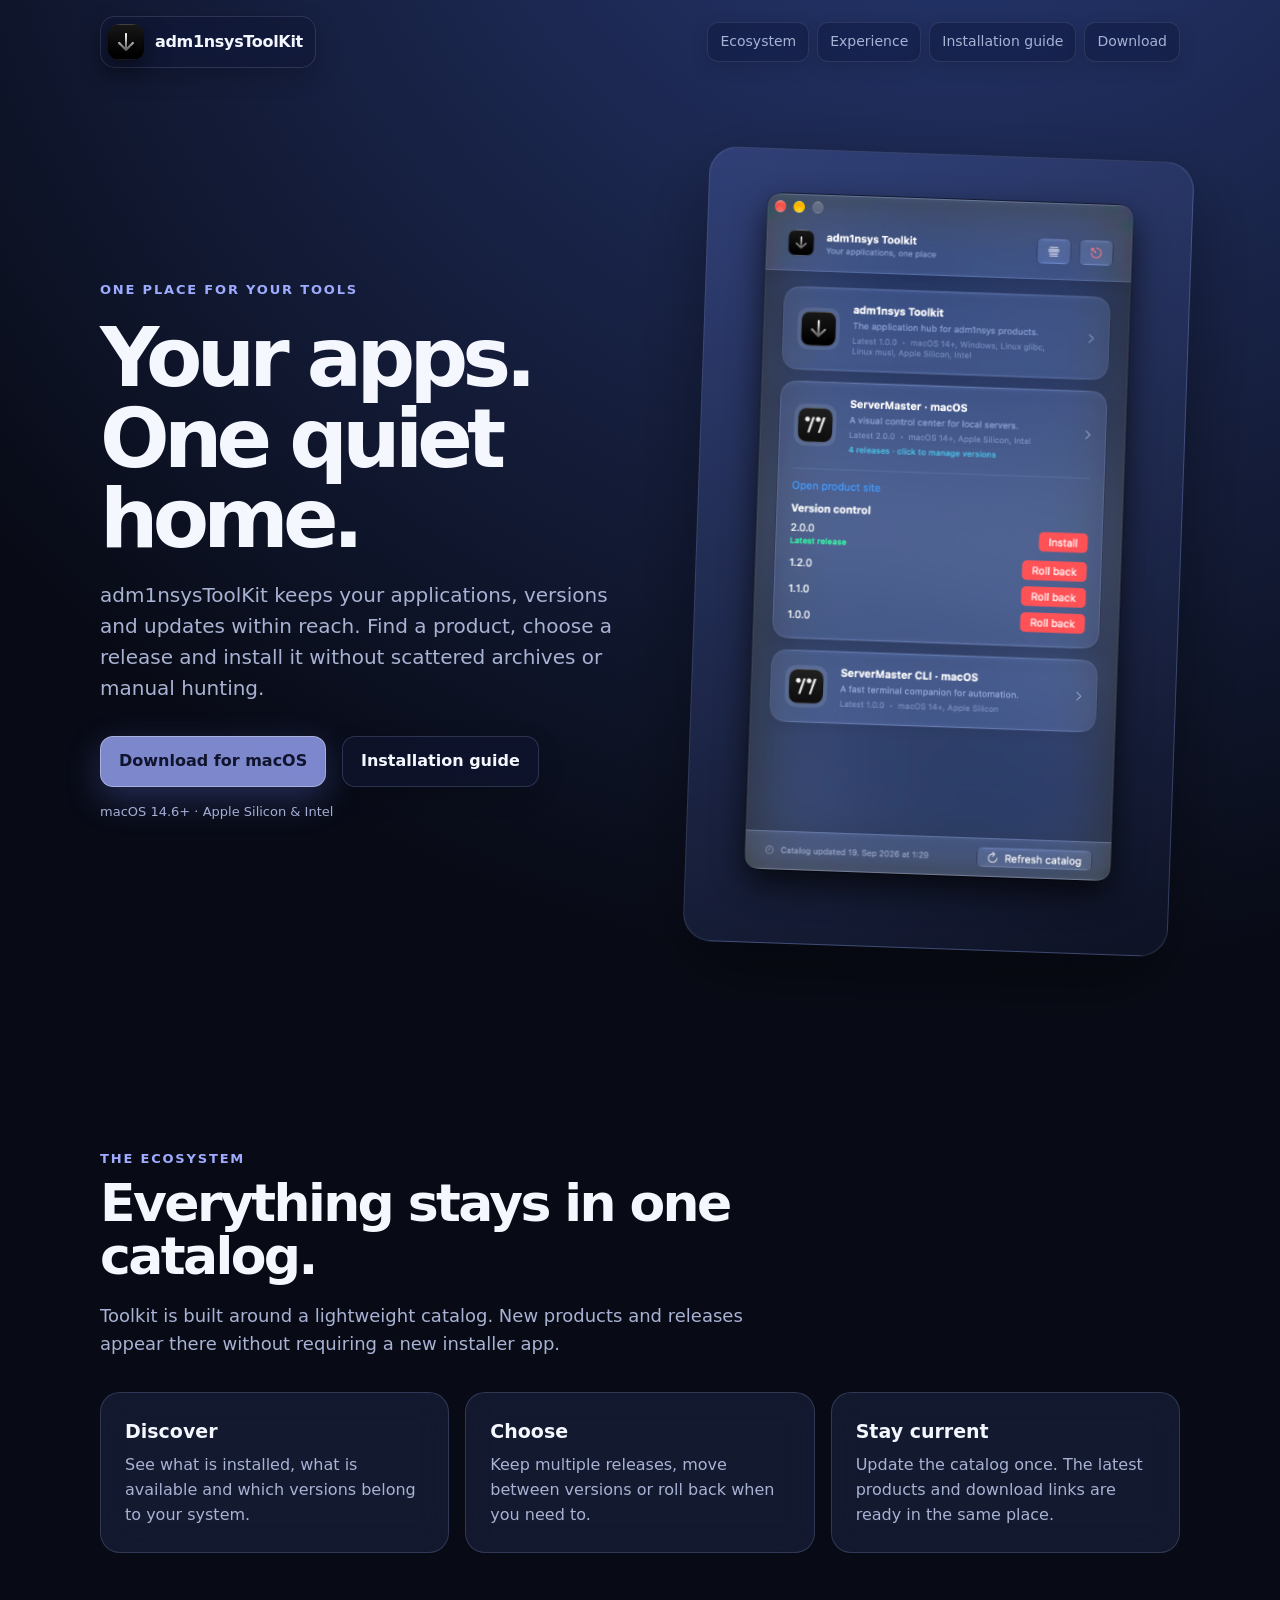
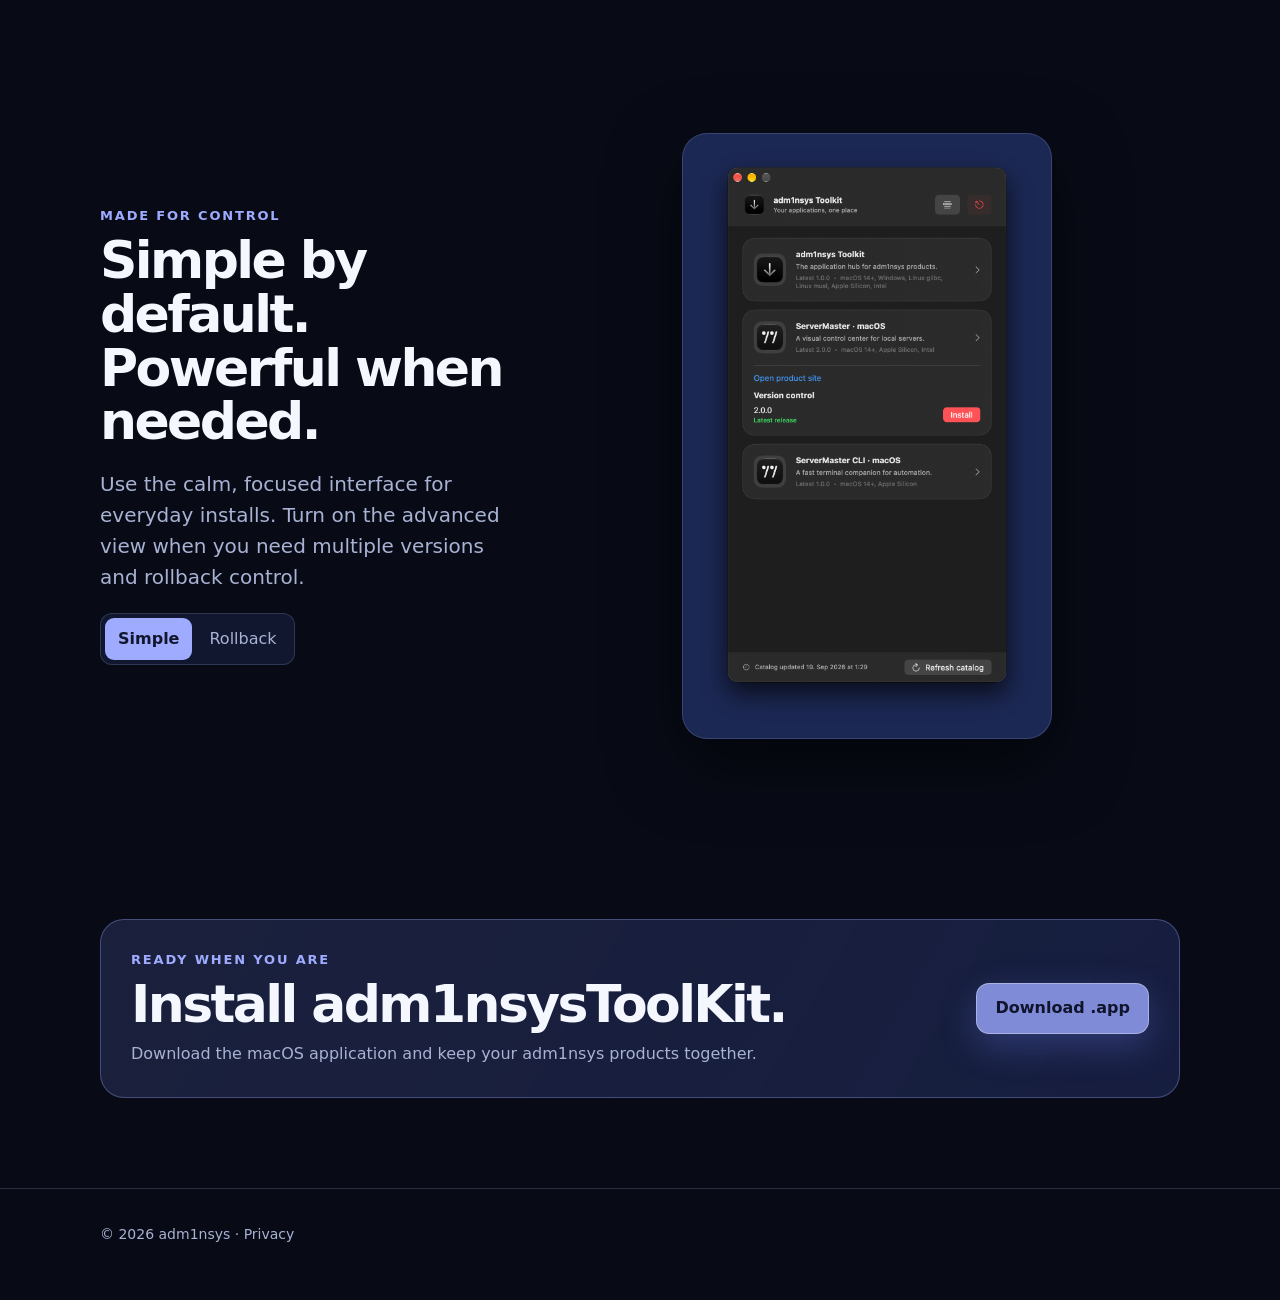
<file: web/index.html>
<!doctype html>
<html lang="en">
<head>
  <meta charset="utf-8">
  <meta name="viewport" content="width=device-width, initial-scale=1">
  <meta name="description" content="adm1nsysToolKit — one simple home for your applications.">
  <title>adm1nsysToolKit</title>
  <link rel="icon" type="image/png" sizes="1024x1024" href="icon-iOS-Default-1024@1x.png">
  <link rel="stylesheet" href="styles.css">
</head>
<body>
  <header class="wrap">
    <nav class="nav" aria-label="Main navigation">
      <a class="brand" href="./"><span class="brand-mark" aria-hidden="true"></span><span>adm1nsysToolKit</span></a>
      <div class="nav-links"><a href="#ecosystem">Ecosystem</a><a href="#experience">Experience</a><a href="gatekeeper.html">Installation guide</a><a href="#download">Download</a></div>
    </nav>
  </header>

  <main>
    <section class="wrap hero">
      <div>
        <div class="eyebrow">One place for your tools</div>
        <h1>Your apps.<br>One quiet home.</h1>
        <p class="lead">adm1nsysToolKit keeps your applications, versions and updates within reach. Find a product, choose a release and install it without scattered archives or manual hunting.</p>
        <div class="actions"><a class="button" href="https://github.com/adm1nsys/ToolKit/releases/latest/download/Adm1nsysToolkit.app.zip">Download for macOS</a><a class="button secondary" href="gatekeeper.html">Installation guide</a><span class="note">macOS 14.6+ · Apple Silicon &amp; Intel</span></div>
      </div>
      <div class="hero-card"><img src="screenshot2.png" alt="adm1nsys Toolkit with the modern glass interface"></div>
    </section>

    <section id="ecosystem" class="wrap">
      <div class="section-heading"><div class="eyebrow">The ecosystem</div><h2>Everything stays in one catalog.</h2><p>Toolkit is built around a lightweight catalog. New products and releases appear there without requiring a new installer app.</p></div>
      <div class="grid"><article class="card"><h3>Discover</h3><p>See what is installed, what is available and which versions belong to your system.</p></article><article class="card"><h3>Choose</h3><p>Keep multiple releases, move between versions or roll back when you need to.</p></article><article class="card"><h3>Stay current</h3><p>Update the catalog once. The latest products and download links are ready in the same place.</p></article></div>
    </section>

    <section id="experience" class="wrap compare">
      <div><div class="eyebrow">Made for control</div><h2>Simple by default.<br>Powerful when needed.</h2><p class="lead">Use the calm, focused interface for everyday installs. Turn on the advanced view when you need multiple versions and rollback control.</p><div class="toggle" role="tablist" aria-label="Interface preview"><button class="active" data-shot="simple" role="tab">Simple</button><button data-shot="advanced" role="tab">Rollback</button></div></div>
      <div><figure class="shot active" data-panel="simple"><img src="scrrenshot1.png" alt="Toolkit with background and glass effects disabled"></figure><figure class="shot" data-panel="advanced"><img src="screenshot2.png" alt="Toolkit with rollback version control enabled"></figure></div>
    </section>

    <section id="download" class="wrap"><div class="install"><div><div class="eyebrow">Ready when you are</div><h2>Install adm1nsysToolKit.</h2><p>Download the macOS application and keep your adm1nsys products together.</p></div><a class="button" href="https://github.com/adm1nsys/ToolKit/releases/latest/download/Adm1nsysToolkit.app.zip">Download .app</a></div></section>
  </main>
  <footer><div class="wrap"><span>© 2026 adm1nsys · <a href="/adm1nsys/datenschutz.html">Privacy</a></span></div></footer>
  <script>document.querySelectorAll('[data-shot]').forEach(button => button.addEventListener('click', () => { document.querySelectorAll('[data-shot]').forEach(b => b.classList.toggle('active', b === button)); document.querySelectorAll('[data-panel]').forEach(panel => panel.classList.toggle('active', panel.dataset.panel === button.dataset.shot)); }));</script>
</body>
</html>
</file>
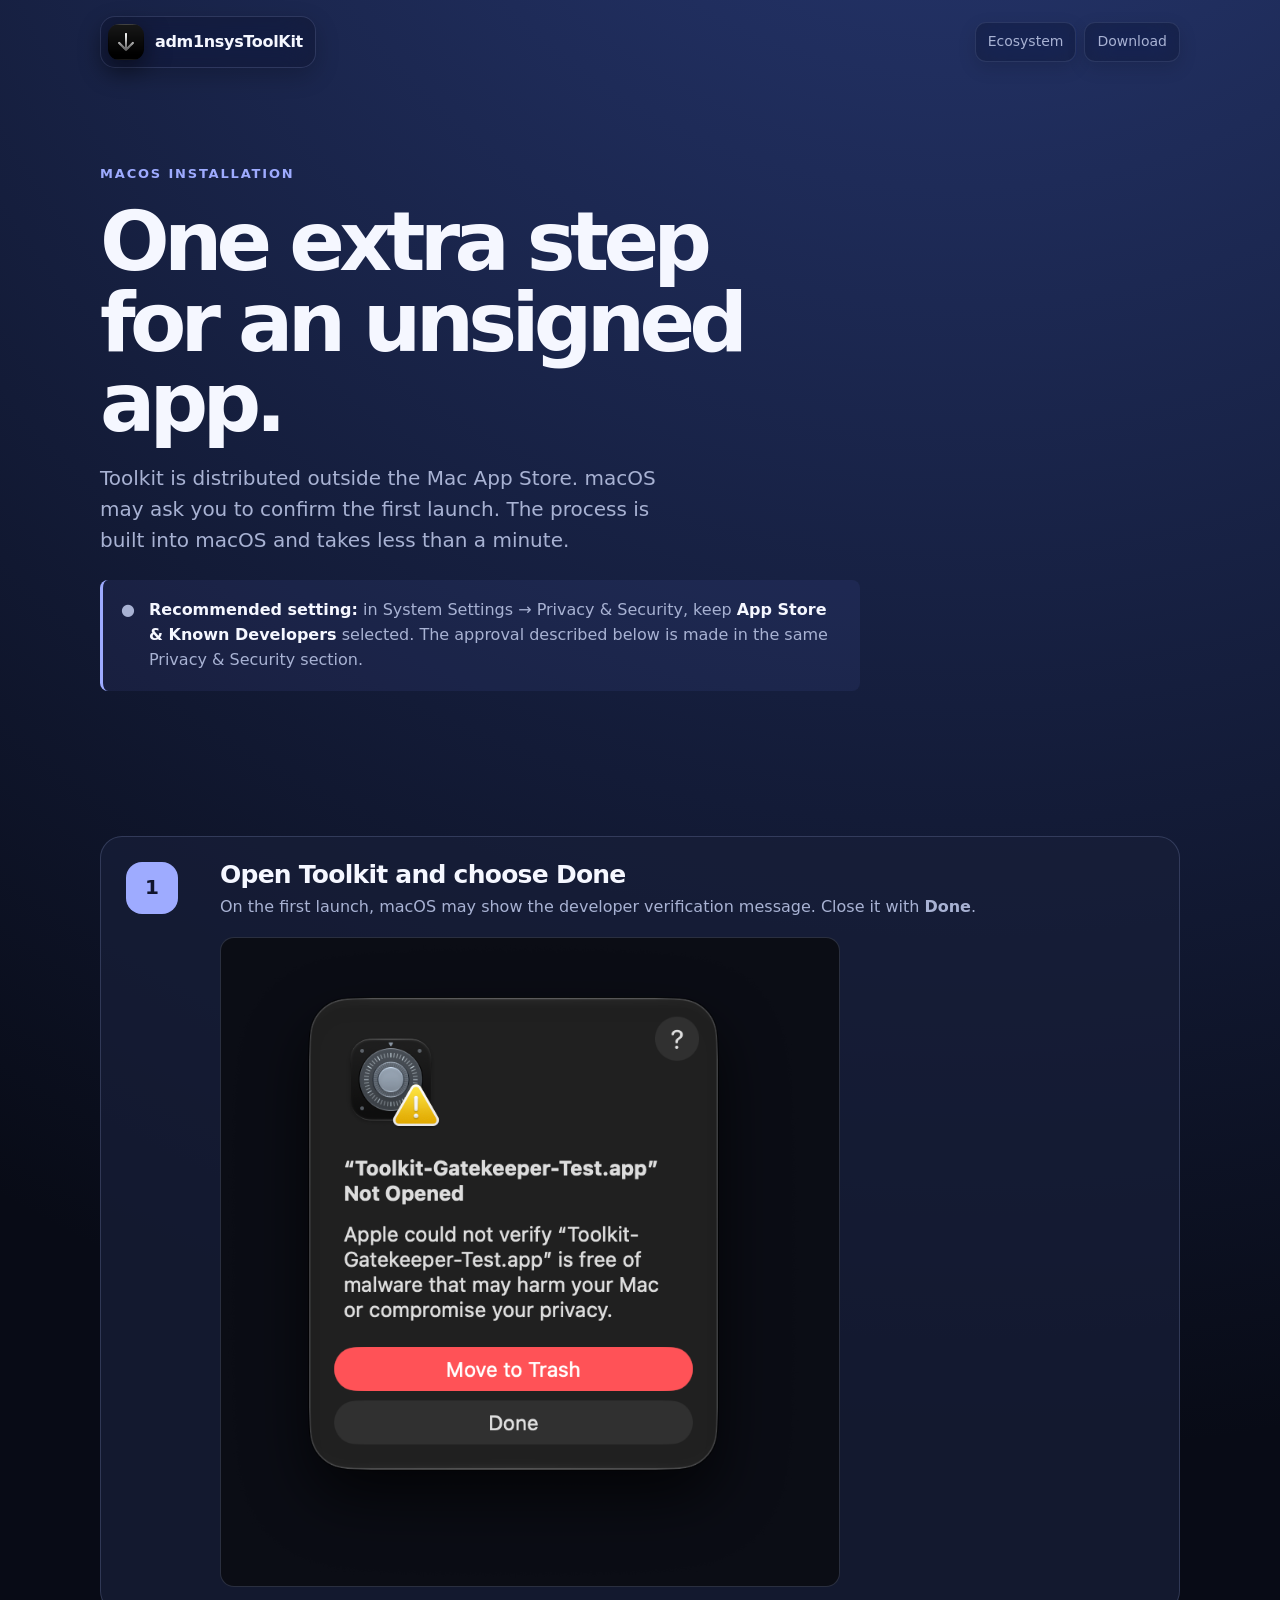
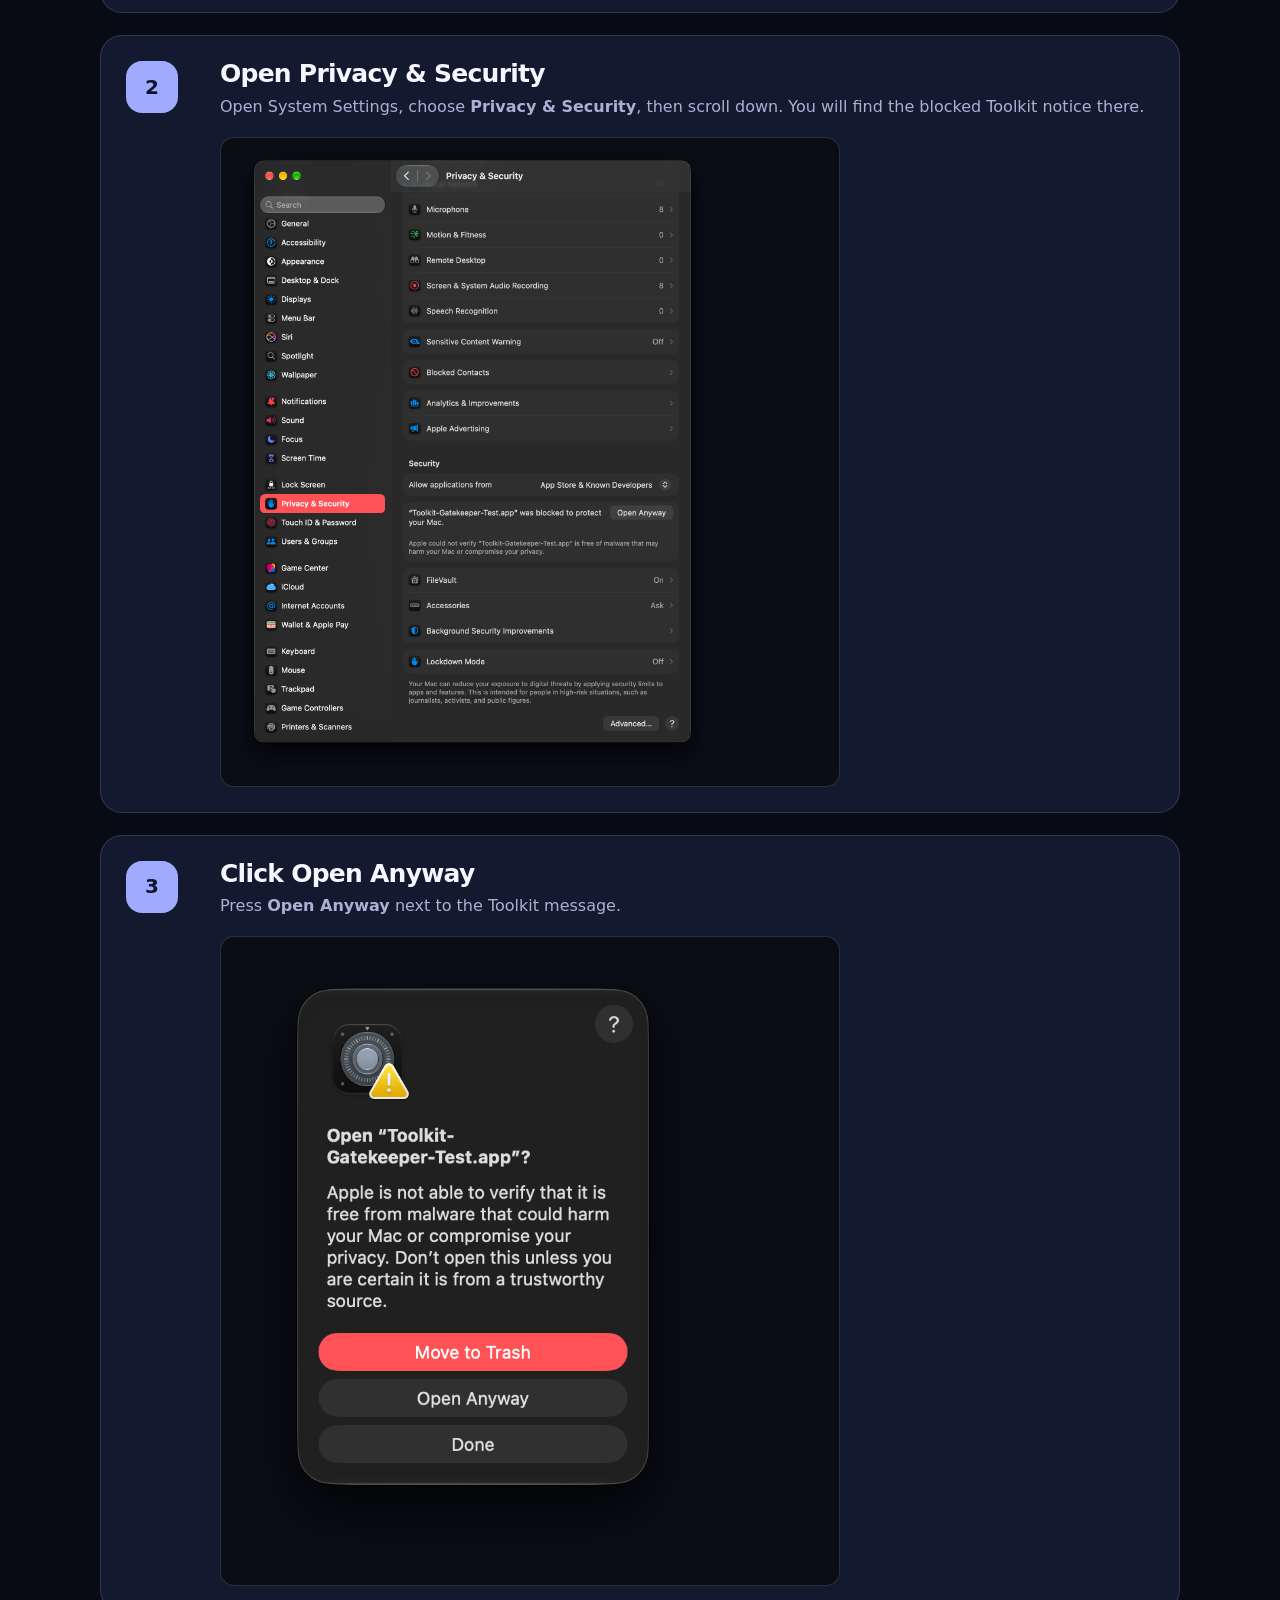
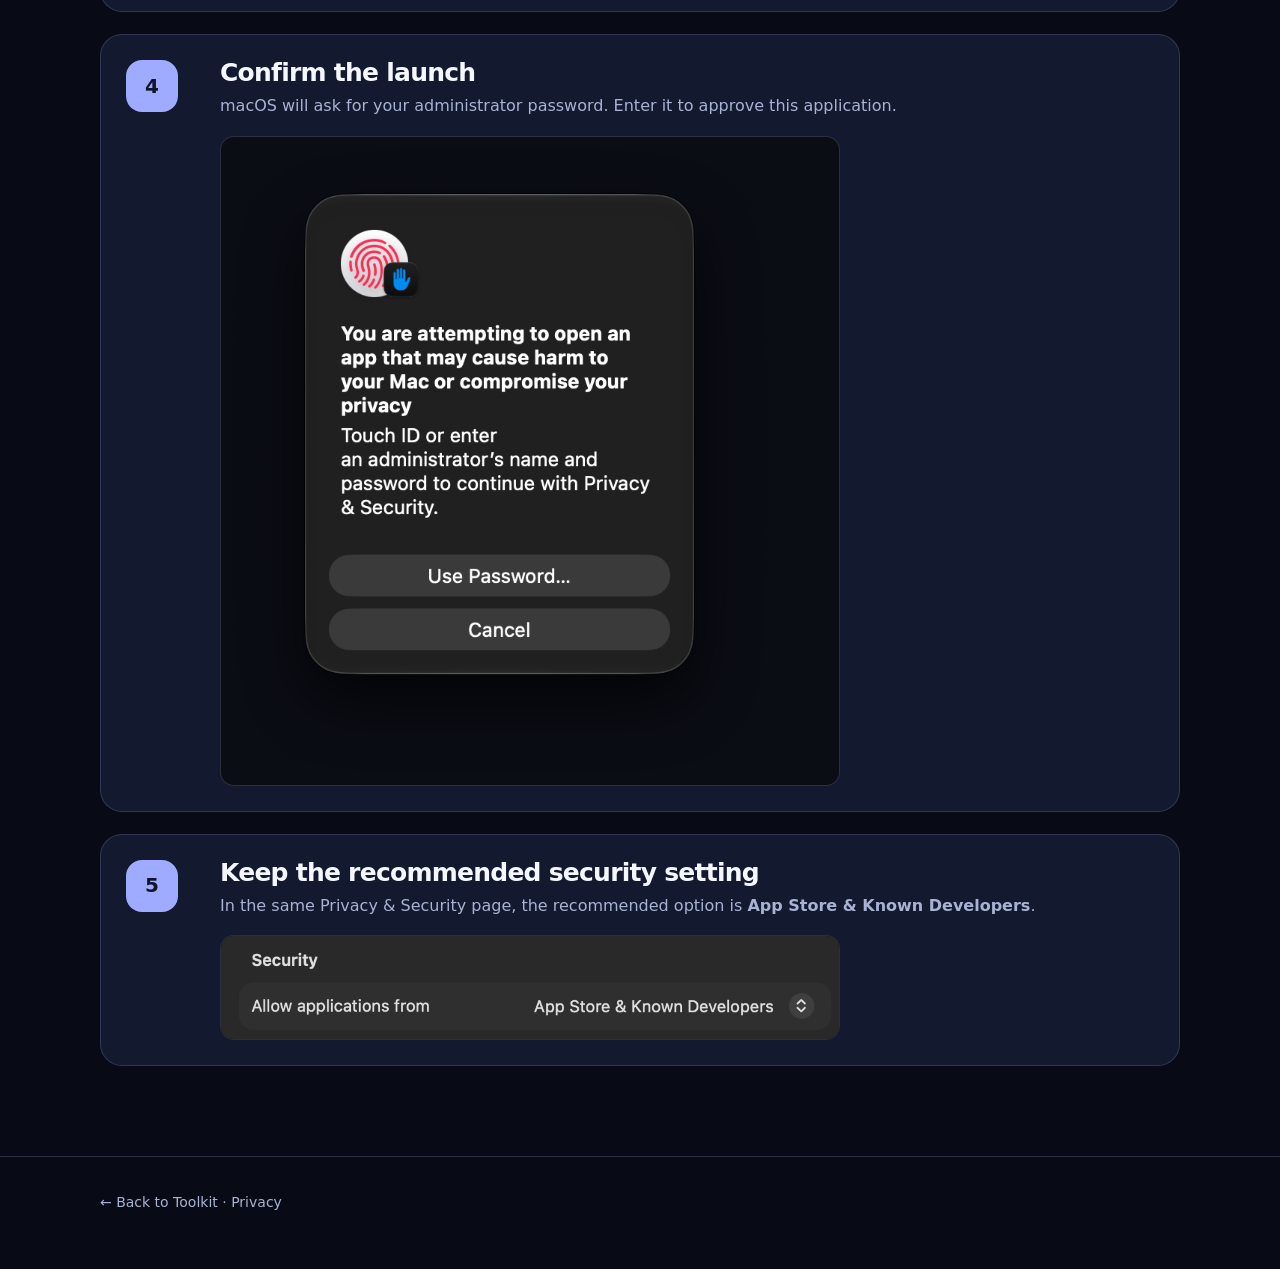
<file: web/gatekeeper.html>
<!doctype html>
<html lang="en">
<head>
  <meta charset="utf-8">
  <meta name="viewport" content="width=device-width, initial-scale=1">
  <meta name="description" content="How to open adm1nsysToolKit when macOS asks for developer verification.">
  <title>Opening adm1nsysToolKit on macOS · adm1nsys</title>
  <link rel="icon" type="image/png" sizes="1024x1024" href="icon-iOS-Default-1024@1x.png">
  <link rel="stylesheet" href="styles.css">
</head>
<body>
  <header class="wrap">
    <nav class="nav" aria-label="Main navigation">
      <a class="brand" href="index.html"><span class="brand-mark" aria-hidden="true"></span><span>adm1nsysToolKit</span></a>
      <div class="nav-links"><a href="index.html#ecosystem">Ecosystem</a><a href="index.html#download">Download</a></div>
    </nav>
  </header>
  <main class="wrap">
    <section class="guide-hero">
      <div class="eyebrow">macOS installation</div>
      <h1>One extra step for an unsigned app.</h1>
      <p class="lead">Toolkit is distributed outside the Mac App Store. macOS may ask you to confirm the first launch. The process is built into macOS and takes less than a minute.</p>
      <div class="security-note"><span>●</span><span><strong>Recommended setting:</strong> in System Settings → Privacy &amp; Security, keep <strong>App Store &amp; Known Developers</strong> selected. The approval described below is made in the same Privacy &amp; Security section.</span></div>
    </section>
    <section class="steps">
      <article class="step"><div class="step-number">1</div><div><h2>Open Toolkit and choose Done</h2><p>On the first launch, macOS may show the developer verification message. Close it with <strong>Done</strong>.</p><img src="error.png" alt="macOS developer verification error dialog"></div></article>
      <article class="step"><div class="step-number">2</div><div><h2>Open Privacy &amp; Security</h2><p>Open System Settings, choose <strong>Privacy &amp; Security</strong>, then scroll down. You will find the blocked Toolkit notice there.</p><img src="settings.png" alt="macOS Privacy and Security settings showing the blocked app notice"></div></article>
      <article class="step"><div class="step-number">3</div><div><h2>Click Open Anyway</h2><p>Press <strong>Open Anyway</strong> next to the Toolkit message.</p><img src="openanyway.png" alt="Open Anyway button in macOS Privacy and Security"></div></article>
      <article class="step"><div class="step-number">4</div><div><h2>Confirm the launch</h2><p>macOS will ask for your administrator password. Enter it to approve this application.</p><img src="password.png" alt="macOS administrator password prompt"></div></article>
      <article class="step"><div class="step-number">5</div><div><h2>Keep the recommended security setting</h2><p>In the same Privacy &amp; Security page, the recommended option is <strong>App Store &amp; Known Developers</strong>.</p><img src="security.png" alt="App Store and Known Developers security setting"></div></article>
    </section>
  </main>
  <footer><div class="wrap"><a href="index.html">← Back to Toolkit</a> · <a href="/adm1nsys/datenschutz.html">Privacy</a></div></footer>
</body>
</html>
</file>
<file: web/styles.css>
:root {
  color-scheme: dark;
  --bg: #080b16;
  --panel: rgba(24, 31, 58, .72);
  --line: rgba(185, 201, 255, .18);
  --text: #f5f7ff;
  --muted: #a8b2d3;
  --accent: #9eabff;
  --accent-strong: #6f83ff;
}

* { box-sizing: border-box; }
html { scroll-behavior: smooth; }
body {
  margin: 0;
  min-width: 320px;
  background: radial-gradient(circle at 75% -10%, #293b79 0, transparent 38%), var(--bg);
  color: var(--text);
  font: 16px/1.55 Inter, ui-sans-serif, system-ui, -apple-system, BlinkMacSystemFont, sans-serif;
}
a { color: inherit; text-decoration: none; }
.wrap { width: min(1080px, calc(100% - 40px)); margin: auto; }
header { position: sticky; top: 0; z-index: 20; padding: 16px 0; }
.nav { display: flex; align-items: center; justify-content: space-between; }
.brand { display: flex; align-items: center; gap: 11px; padding: 7px 12px 7px 7px; border: 1px solid rgba(185, 201, 255, .16); border-radius: 15px; background: rgba(18, 24, 49, .58); box-shadow: 0 8px 25px #0003; backdrop-filter: blur(16px) saturate(140%); -webkit-backdrop-filter: blur(16px) saturate(140%); font-weight: 700; letter-spacing: -.02em; }
.brand-mark { width: 36px; height: 36px; border-radius: 11px; background: #050608 url('icon-iOS-Default-1024@1x.png') center/cover; box-shadow: 0 8px 24px #0008; }
.nav-links { display: flex; gap: 8px; color: var(--muted); font-size: 14px; }
.nav-links a { padding: 8px 12px; border: 1px solid rgba(185, 201, 255, .12); border-radius: 11px; background: rgba(18, 24, 49, .48); box-shadow: 0 6px 18px #0002; backdrop-filter: blur(14px) saturate(140%); -webkit-backdrop-filter: blur(14px) saturate(140%); transition: color .2s, background .2s, transform .2s; }
.nav-links a:hover { color: var(--text); background: rgba(52, 65, 116, .65); transform: translateY(-1px); }
.hero { display: grid; grid-template-columns: 1.05fr .95fr; gap: 60px; align-items: center; min-height: 650px; padding: 70px 0 110px; }
.eyebrow { color: var(--accent); font-size: 13px; letter-spacing: .14em; text-transform: uppercase; font-weight: 700; }
h1 { max-width: 680px; margin: 18px 0; font-size: clamp(46px, 7vw, 82px); line-height: .98; letter-spacing: -.07em; }
.lead { max-width: 560px; color: var(--muted); font-size: 20px; }
.actions { display: flex; align-items: center; gap: 16px; margin-top: 32px; flex-wrap: wrap; }
.button { display: inline-flex; align-items: center; justify-content: center; border-radius: 13px; padding: 12px 18px; background: rgba(158, 171, 255, .78); color: #10152d; font-weight: 750; box-shadow: 0 12px 35px #7184ff45; border: 1px solid rgba(255,255,255,.34); backdrop-filter: blur(14px) saturate(140%); -webkit-backdrop-filter: blur(14px) saturate(140%); transition: transform .2s, background .2s; }
.button:hover { background: #c1c9ff; transform: translateY(-2px); }
.button.secondary { background: rgba(18, 24, 49, .58); color: var(--text); border: 1px solid var(--line); box-shadow: 0 8px 25px #0003; }
.note { color: var(--muted); font-size: 13px; }
.hero-card { border: 1px solid var(--line); border-radius: 28px; padding: 13px; background: linear-gradient(145deg, #3c4e8d99, #11172f88); box-shadow: 0 30px 80px #0006; transform: rotate(2deg); }
.hero-card img { display: block; width: 100%; border-radius: 19px; }
section { padding: 90px 0; }
.section-heading { max-width: 680px; margin-bottom: 34px; }
h2 { margin: 8px 0 10px; font-size: clamp(30px, 5vw, 52px); line-height: 1.03; letter-spacing: -.05em; }
.section-heading p { color: var(--muted); font-size: 18px; }
.grid { display: grid; grid-template-columns: repeat(3, 1fr); gap: 16px; }
.card { padding: 24px; border: 1px solid var(--line); border-radius: 20px; background: var(--panel); backdrop-filter: blur(18px); }
.card h3 { margin: 0 0 7px; font-size: 19px; }
.card p { margin: 0; color: var(--muted); }
.install { display: grid; grid-template-columns: 1fr auto; align-items: center; gap: 25px; padding: 30px; border: 1px solid #9eabff55; border-radius: 24px; background: linear-gradient(120deg, #6576d433, #202b5c99); }
.install p { margin: 5px 0 0; color: var(--muted); }
.compare { display: grid; grid-template-columns: .8fr 1.2fr; gap: 35px; align-items: center; }
.toggle { display: inline-flex; gap: 4px; padding: 4px; border-radius: 12px; background: #10172f; border: 1px solid var(--line); }
.toggle button { border: 0; border-radius: 9px; padding: 9px 13px; color: var(--muted); background: transparent; cursor: pointer; font: inherit; }
.toggle button.active { background: var(--accent); color: #12172d; font-weight: 700; }
.shot { display: none; max-width: 370px; margin: auto; padding: 10px; border: 1px solid var(--line); border-radius: 25px; background: #1c2854; box-shadow: 0 24px 70px #0008; }
.shot.active { display: block; animation: fade .35s ease; }
.shot img { display: block; width: 100%; border-radius: 17px; }
footer { padding: 35px 0 55px; color: var(--muted); font-size: 14px; border-top: 1px solid var(--line); }
.not-found { min-height: 100vh; display: grid; place-items: center; text-align: center; }
.not-found h1 { font-size: clamp(70px, 16vw, 150px); margin: 0; }
.guide-hero { padding: 80px 0 55px; max-width: 760px; }
.steps { display: grid; gap: 22px; padding-bottom: 90px; }
.step { display: grid; grid-template-columns: 72px minmax(0, 1fr); gap: 22px; align-items: start; padding: 25px; border: 1px solid var(--line); border-radius: 22px; background: var(--panel); }
.step-number { display: grid; place-items: center; width: 52px; height: 52px; border-radius: 16px; background: var(--accent); color: #10152d; font-weight: 800; font-size: 20px; }
.step h2 { margin: 0 0 8px; font-size: 25px; letter-spacing: -.03em; }
.step p { margin: 0 0 17px; color: var(--muted); }
.step img { display: block; width: min(100%, 620px); max-height: 650px; object-fit: contain; object-position: left top; border-radius: 14px; border: 1px solid var(--line); background: #0b0d15; }
.security-note { display: flex; gap: 14px; align-items: flex-start; margin-top: 24px; padding: 18px; border-left: 3px solid var(--accent); border-radius: 8px; background: #7184ff14; color: var(--muted); }
.security-note strong { color: var(--text); }
@media (max-width: 760px) { .step { grid-template-columns: 1fr; } .step-number { width: 42px; height: 42px; } }
@keyframes fade { from { opacity: 0; transform: translateY(8px); } to { opacity: 1; transform: none; } }
@media (max-width: 760px) { .hero, .compare { grid-template-columns: 1fr; } .hero { padding-top: 45px; } .hero-card { max-width: 430px; margin: auto; } .grid { grid-template-columns: 1fr; } .install { grid-template-columns: 1fr; } .nav-links { display: none; } }
</file>
